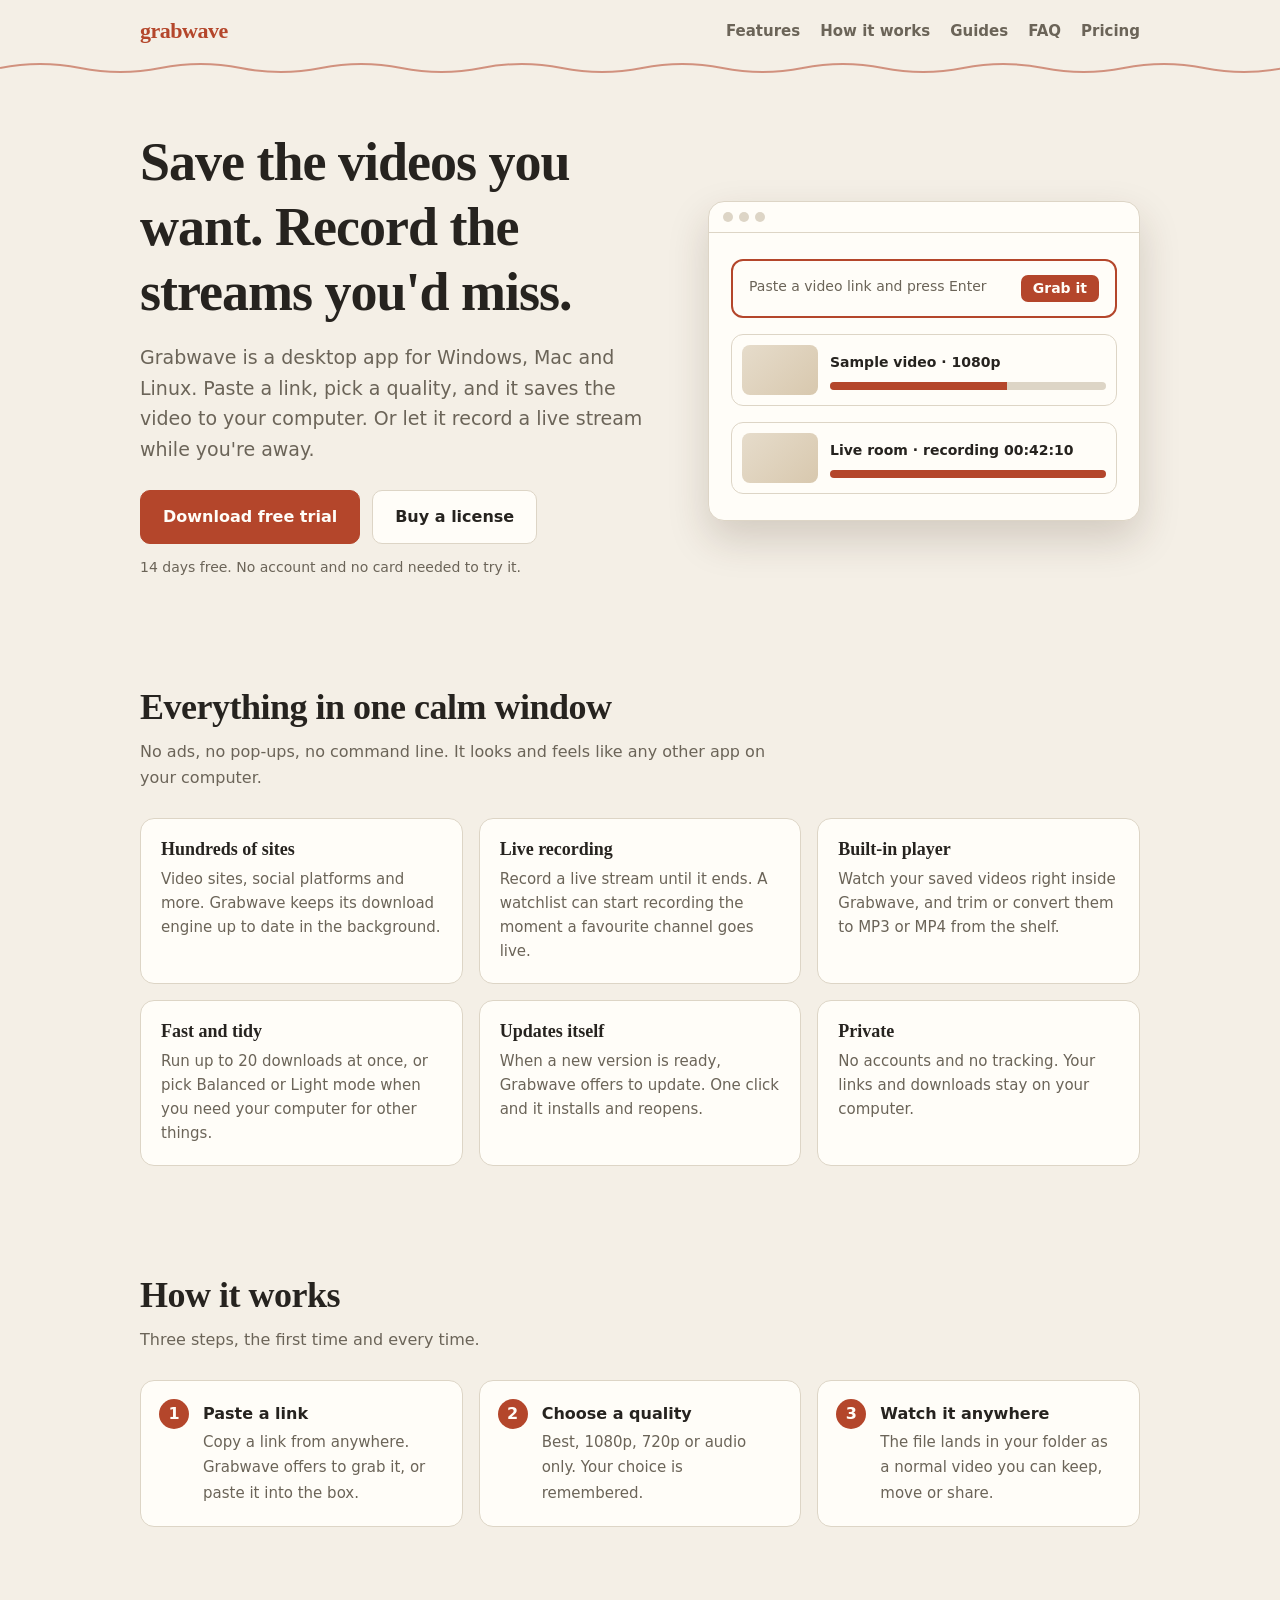
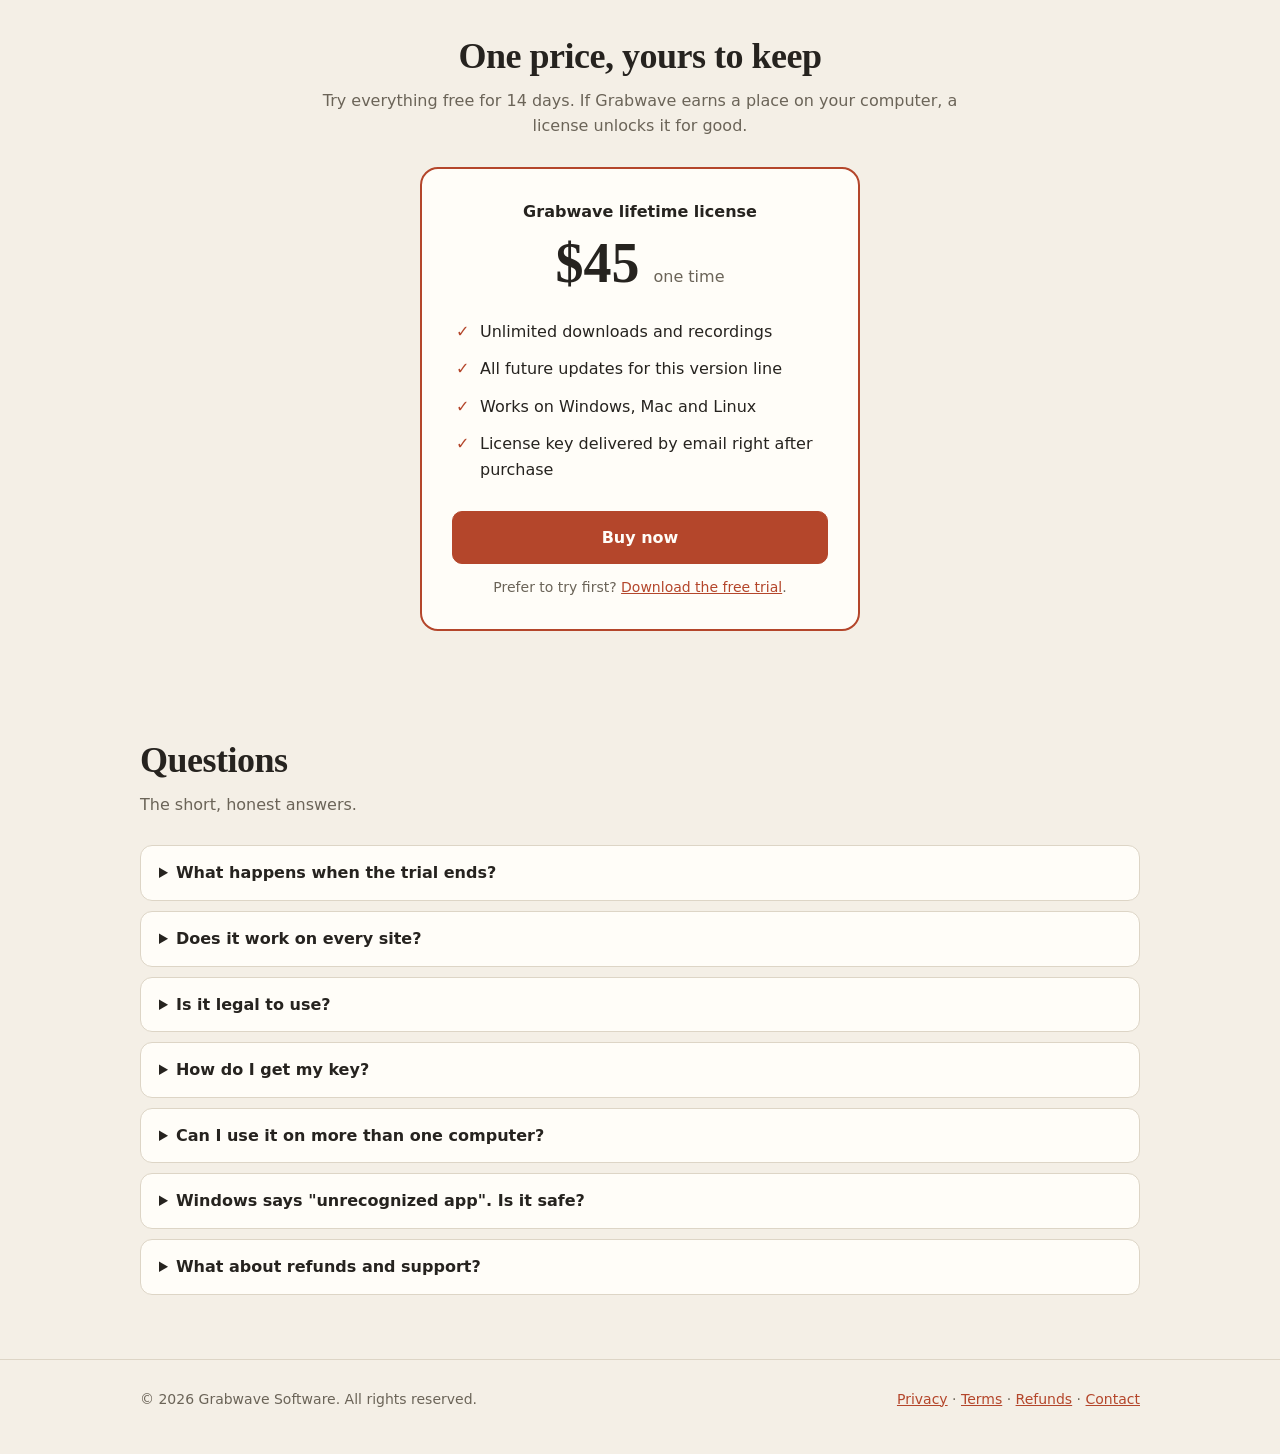
<file: docs/index.html>
<!doctype html>
<html lang="en">
<head>
<meta charset="utf-8">
<meta name="viewport" content="width=device-width, initial-scale=1">
<title>Grabwave: save videos and record live streams</title>
<meta name="description" content="Grabwave is a desktop app that saves videos and records live streams from hundreds of sites. 14-day free trial, one-time license.">
<link rel="icon" href="grabwave.png"><link rel="stylesheet" href="style.css">
</head>
<body>
<div class="wrap">
  <header>
    <a class="logo" href="#">grabwave</a>
    <nav><a href="#features">Features</a><a href="#how">How it works</a><a href="guides/index.html">Guides</a><a href="#faq">FAQ</a><a class="keep" href="#price">Pricing</a></nav>
  </header>
</div>
<svg class="wave" viewBox="0 0 1180 12" preserveAspectRatio="none" aria-hidden="true"><path d="M0 6 Q 37 -2 74 6 T 148 6 T 222 6 T 296 6 T 370 6 T 444 6 T 518 6 T 592 6 T 666 6 T 740 6 T 814 6 T 888 6 T 962 6 T 1036 6 T 1110 6 T 1184 6" fill="none" stroke="var(--acc)" stroke-width="2" opacity=".55"/></svg>

<main class="wrap">
  <div class="hero">
    <div>
      <h1>Save the videos you want. Record the streams you'd miss.</h1>
      <p class="lead">Grabwave is a desktop app for Windows, Mac and Linux. Paste a link, pick a quality, and it saves the video to your computer. Or let it record a live stream while you're away.</p>
      <div class="btns">
        <a class="btn primary" id="dl" href="download.html">Download free trial</a>
        <a class="btn" href="#price">Buy a license</a>
      </div>
      <p class="small">14 days free. No account and no card needed to try it.</p>
    </div>
    <div class="shot" aria-hidden="true">
      <div class="bar"><i></i><i></i><i></i></div>
      <div class="body">
        <div class="paste"><span>Paste a video link and press Enter</span><b>Grab it</b></div>
        <div class="card-row"><div class="thumb"></div><div style="flex:1"><b style="font-size:14px">Sample video · 1080p</b><div class="prog"><i></i></div></div></div>
        <div class="card-row"><div class="thumb"></div><div style="flex:1"><b style="font-size:14px">Live room · recording 00:42:10</b><div class="prog"><i style="width:100%"></i></div></div></div>
      </div>
    </div>
  </div>

  <section id="features">
    <h2>Everything in one calm window</h2>
    <p class="sub">No ads, no pop-ups, no command line. It looks and feels like any other app on your computer.</p>
    <div class="grid">
      <div class="feat"><h3>Hundreds of sites</h3><p>Video sites, social platforms and more. Grabwave keeps its download engine up to date in the background.</p></div>
      <div class="feat"><h3>Live recording</h3><p>Record a live stream until it ends. A watchlist can start recording the moment a favourite channel goes live.</p></div>
      <div class="feat"><h3>Built-in player</h3><p>Watch your saved videos right inside Grabwave, and trim or convert them to MP3 or MP4 from the shelf.</p></div>
      <div class="feat"><h3>Fast and tidy</h3><p>Run up to 20 downloads at once, or pick Balanced or Light mode when you need your computer for other things.</p></div>
      <div class="feat"><h3>Updates itself</h3><p>When a new version is ready, Grabwave offers to update. One click and it installs and reopens.</p></div>
      <div class="feat"><h3>Private</h3><p>No accounts and no tracking. Your links and downloads stay on your computer.</p></div>
    </div>
  </section>

  <section id="how">
    <h2>How it works</h2>
    <p class="sub">Three steps, the first time and every time.</p>
    <div class="steps">
      <div class="step"><b>Paste a link</b><span>Copy a link from anywhere. Grabwave offers to grab it, or paste it into the box.</span></div>
      <div class="step"><b>Choose a quality</b><span>Best, 1080p, 720p or audio only. Your choice is remembered.</span></div>
      <div class="step"><b>Watch it anywhere</b><span>The file lands in your folder as a normal video you can keep, move or share.</span></div>
    </div>
  </section>

  <section id="price" class="center">
    <h2>One price, yours to keep</h2>
    <p class="sub">Try everything free for 14 days. If Grabwave earns a place on your computer, a license unlocks it for good.</p>
    <div class="price-box">
      <b>Grabwave lifetime license</b>
      <div class="price">$45 <small>one time</small></div>
      <ul>
        <li>Unlimited downloads and recordings</li>
        <li>All future updates for this version line</li>
        <li>Works on Windows, Mac and Linux</li>
        <li>License key delivered by email right after purchase</li>
      </ul>
      <a class="btn primary" id="buy" style="width:100%" href="#buy-link">Buy now</a>
      <p class="note" style="margin:12px 0 0">Prefer to try first? <a href="https://github.com/unknownleaves/grabwave/releases/latest">Download the free trial</a>.</p>
    </div>
  </section>

  <section id="faq">
    <h2>Questions</h2>
    <p class="sub">The short, honest answers.</p>
    <details><summary>What happens when the trial ends?</summary><p>New downloads and recordings pause. Everything you already saved stays on your computer and keeps playing. Enter a license key and you're back in business.</p></details>
    <details><summary>Does it work on every site?</summary><p>Grabwave works with hundreds of sites, but not all of them. Some sites block automated downloads, and protected (DRM) video can't be saved. The engine is updated often, which fixes most breakages quickly.</p></details>
    <details><summary>Is it legal to use?</summary><p>That depends on what you save and where you live. Only save content you own, that is in the public domain, or that you have permission or a legal right to keep for yourself, and respect the terms of the sites you use.</p></details>
    <details><summary>How do I get my key?</summary><p>You receive it by email right after you pay. In Grabwave, open Help, choose Enter license key, and paste it in. Keys are checked on your computer, so no internet connection is needed to activate.</p></details>
    <details><summary>Can I use it on more than one computer?</summary><p>One license is for one person on their own computers. If you replace your computer, just enter your key again.</p></details>
    <details><summary>Windows says "unrecognized app". Is it safe?</summary><p>Windows shows that screen for new apps that haven't built up a download history yet. Click More info, then Run anyway. Only download Grabwave from this page or its official releases page.</p></details>
    <details><summary>What about refunds and support?</summary><p>If Grabwave doesn't work for you, write to us within 14 days of buying for a refund. Write to <a href="mailto:support@example.com">support@example.com</a> for help any time.</p></details>
  </section>
</main>

<footer>
  <div class="wrap row">
    <span>© 2026 Grabwave Software. All rights reserved.</span>
    <span><a href="privacy.html">Privacy</a> · <a href="terms.html">Terms</a> · <a href="refund.html">Refunds</a> · <a href="mailto:support@example.com">Contact</a></span>
  </div>
</footer>
<script>
/* Fill these two in when the shop is ready. */
var BUY_URL = "";            // your checkout page address
var DOWNLOAD_URL = "";       // leave empty to use the GitHub releases page
if (BUY_URL) document.getElementById("buy").href = BUY_URL;
else document.getElementById("buy").addEventListener("click", function(e){ e.preventDefault(); alert("Checkout opens soon. Download the free trial to try Grabwave now."); });
if (DOWNLOAD_URL) document.getElementById("dl").href = DOWNLOAD_URL;
</script>
</body>
</html>
</file>
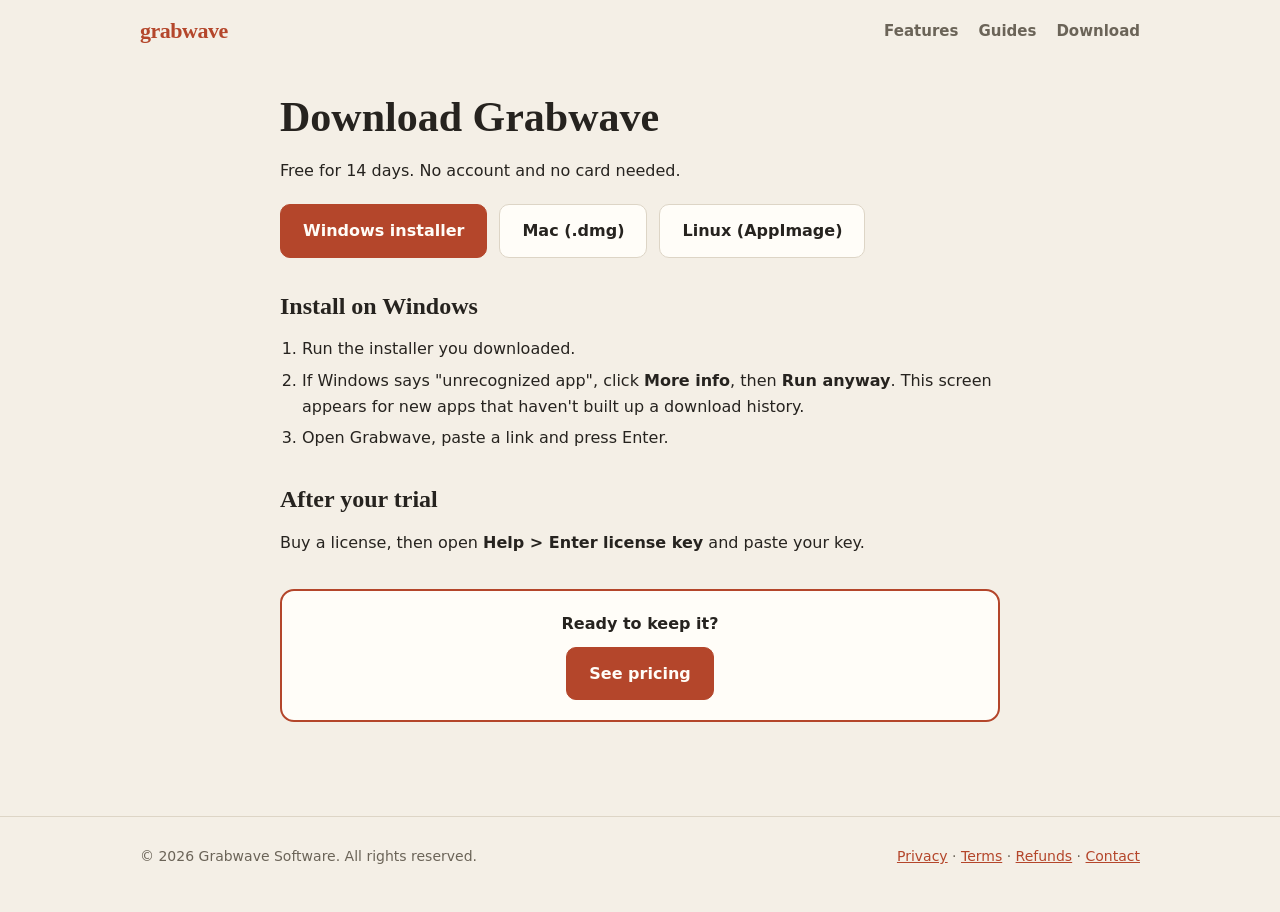
<file: docs/download.html>
<!doctype html><html lang="en"><head><meta charset="utf-8"><meta name="viewport" content="width=device-width, initial-scale=1">
<title>Download Grabwave | Grabwave</title><meta name="description" content="Download Grabwave for Windows, Mac and Linux. Free 14-day trial."><link rel="stylesheet" href="style.css"></head><body>
<div class="wrap"><header><a class="logo" href="index.html">grabwave</a><nav><a href="index.html#features">Features</a><a href="guides/index.html">Guides</a><a class="keep" href="download.html">Download</a></nav></header></div>
<main class="page"><h1>Download Grabwave</h1><p>Free for 14 days. No account and no card needed.</p>
<div class="btns" style="margin:20px 0"><a class="btn primary" href="https://github.com/unknownleaves/grabwave/releases/latest">Windows installer</a><a class="btn" href="https://github.com/unknownleaves/grabwave/releases/latest">Mac (.dmg)</a><a class="btn" href="https://github.com/unknownleaves/grabwave/releases/latest">Linux (AppImage)</a></div>
<h2>Install on Windows</h2><ol><li>Run the installer you downloaded.</li><li>If Windows says "unrecognized app", click <b>More info</b>, then <b>Run anyway</b>. This screen appears for new apps that haven't built up a download history.</li><li>Open Grabwave, paste a link and press Enter.</li></ol>
<h2>After your trial</h2><p>Buy a license, then open <b>Help &gt; Enter license key</b> and paste your key.</p>
<div class="cta"><b>Ready to keep it?</b><br><a class="btn primary" style="margin-top:10px" href="index.html#price">See pricing</a></div></main>
<footer><div class="wrap row"><span>© 2026 Grabwave Software. All rights reserved.</span><span><a href="privacy.html">Privacy</a> · <a href="terms.html">Terms</a> · <a href="refund.html">Refunds</a> · <a href="mailto:support@example.com">Contact</a></span></div></footer></body></html>
</file>
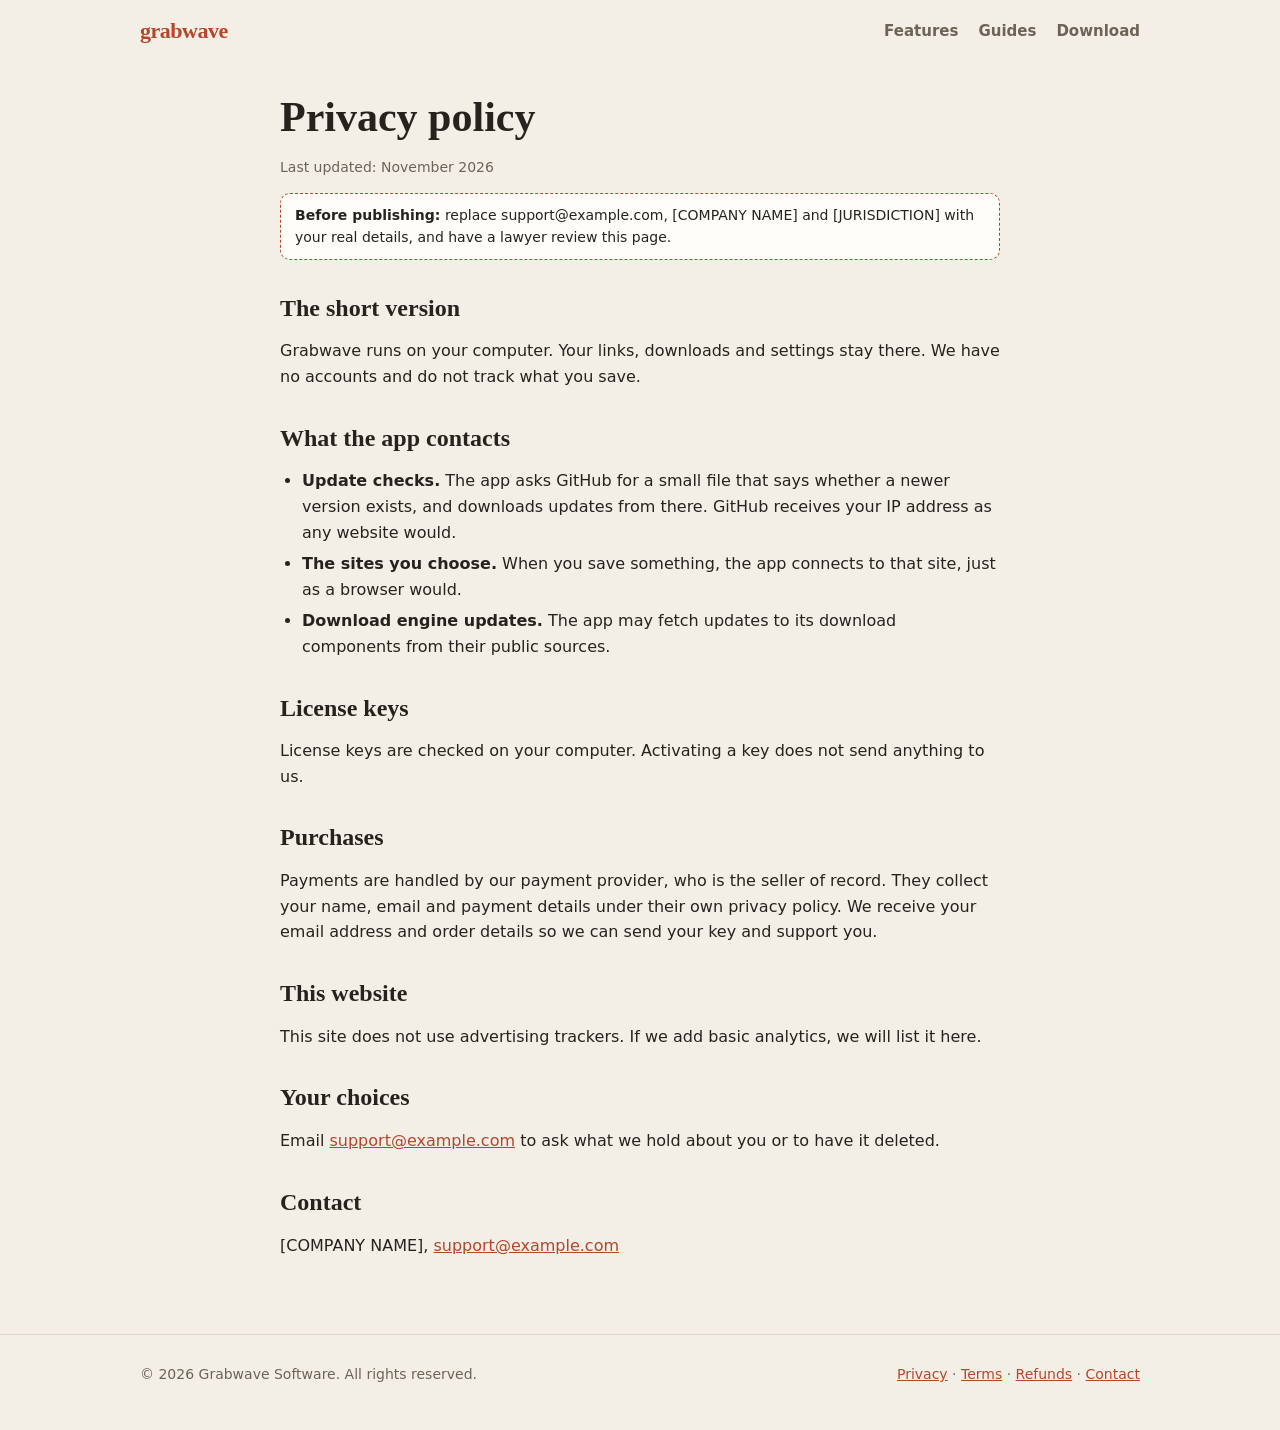
<file: docs/privacy.html>
<!doctype html><html lang="en"><head><meta charset="utf-8"><meta name="viewport" content="width=device-width, initial-scale=1">
<title>Privacy policy | Grabwave</title><meta name="description" content="What Grabwave does and does not collect."><link rel="stylesheet" href="style.css"></head><body>
<div class="wrap"><header><a class="logo" href="index.html">grabwave</a><nav><a href="index.html#features">Features</a><a href="guides/index.html">Guides</a><a class="keep" href="download.html">Download</a></nav></header></div>
<main class="page"><h1>Privacy policy</h1><p class="meta">Last updated: November 2026</p><p class="todo"><b>Before publishing:</b> replace support@example.com, [COMPANY NAME] and [JURISDICTION] with your real details, and have a lawyer review this page.</p>
<h2>The short version</h2><p>Grabwave runs on your computer. Your links, downloads and settings stay there. We have no accounts and do not track what you save.</p>
<h2>What the app contacts</h2><ul><li><b>Update checks.</b> The app asks GitHub for a small file that says whether a newer version exists, and downloads updates from there. GitHub receives your IP address as any website would.</li><li><b>The sites you choose.</b> When you save something, the app connects to that site, just as a browser would.</li><li><b>Download engine updates.</b> The app may fetch updates to its download components from their public sources.</li></ul>
<h2>License keys</h2><p>License keys are checked on your computer. Activating a key does not send anything to us.</p>
<h2>Purchases</h2><p>Payments are handled by our payment provider, who is the seller of record. They collect your name, email and payment details under their own privacy policy. We receive your email address and order details so we can send your key and support you.</p>
<h2>This website</h2><p>This site does not use advertising trackers. If we add basic analytics, we will list it here.</p>
<h2>Your choices</h2><p>Email <a href="mailto:support@example.com">support@example.com</a> to ask what we hold about you or to have it deleted.</p>
<h2>Contact</h2><p>[COMPANY NAME], <a href="mailto:support@example.com">support@example.com</a></p></main>
<footer><div class="wrap row"><span>© 2026 Grabwave Software. All rights reserved.</span><span><a href="privacy.html">Privacy</a> · <a href="terms.html">Terms</a> · <a href="refund.html">Refunds</a> · <a href="mailto:support@example.com">Contact</a></span></div></footer></body></html>
</file>
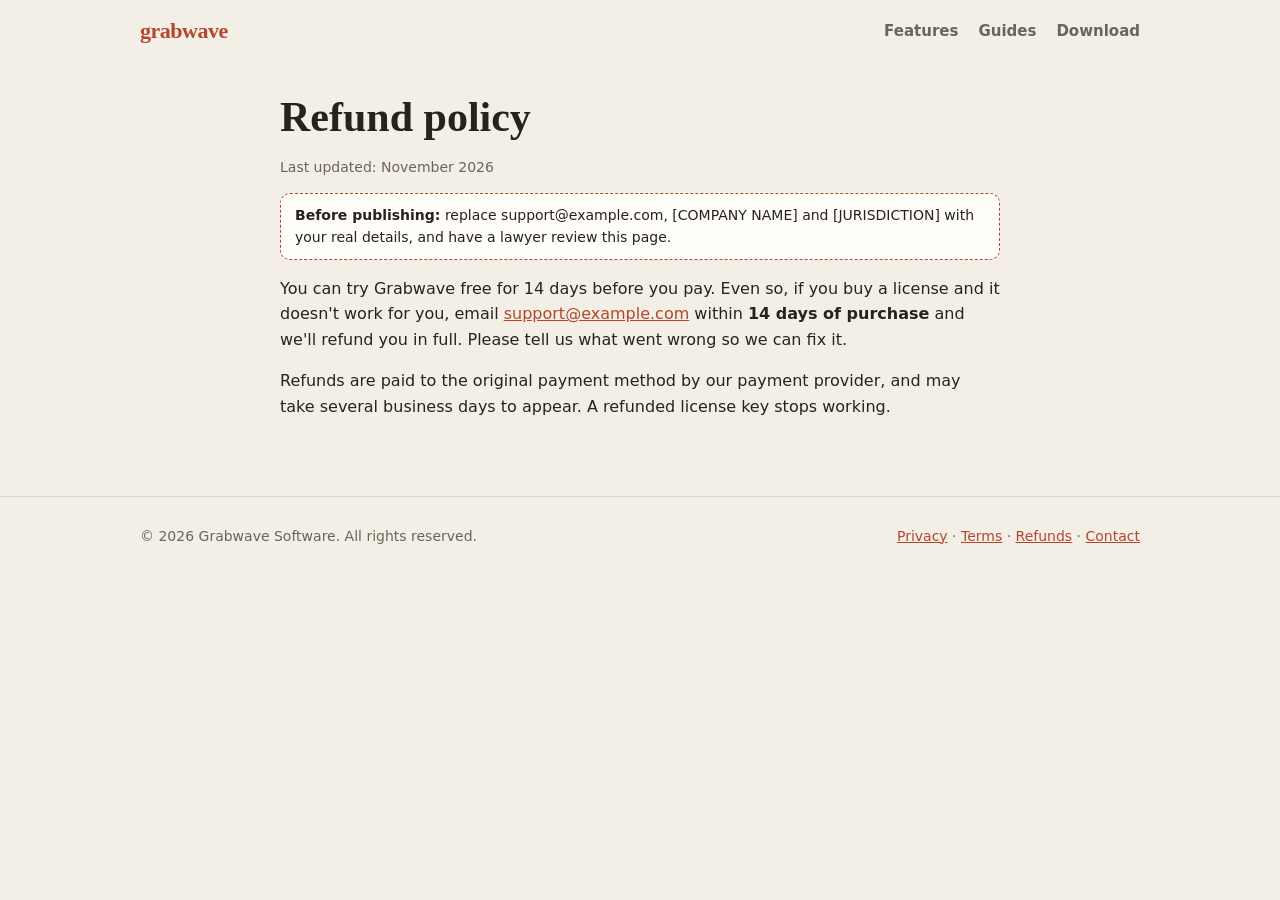
<file: docs/refund.html>
<!doctype html><html lang="en"><head><meta charset="utf-8"><meta name="viewport" content="width=device-width, initial-scale=1">
<title>Refund policy | Grabwave</title><meta name="description" content="14-day refund policy."><link rel="stylesheet" href="style.css"></head><body>
<div class="wrap"><header><a class="logo" href="index.html">grabwave</a><nav><a href="index.html#features">Features</a><a href="guides/index.html">Guides</a><a class="keep" href="download.html">Download</a></nav></header></div>
<main class="page"><h1>Refund policy</h1><p class="meta">Last updated: November 2026</p><p class="todo"><b>Before publishing:</b> replace support@example.com, [COMPANY NAME] and [JURISDICTION] with your real details, and have a lawyer review this page.</p>
<p>You can try Grabwave free for 14 days before you pay. Even so, if you buy a license and it doesn't work for you, email <a href="mailto:support@example.com">support@example.com</a> within <b>14 days of purchase</b> and we'll refund you in full. Please tell us what went wrong so we can fix it.</p>
<p>Refunds are paid to the original payment method by our payment provider, and may take several business days to appear. A refunded license key stops working.</p></main>
<footer><div class="wrap row"><span>© 2026 Grabwave Software. All rights reserved.</span><span><a href="privacy.html">Privacy</a> · <a href="terms.html">Terms</a> · <a href="refund.html">Refunds</a> · <a href="mailto:support@example.com">Contact</a></span></div></footer></body></html>
</file>
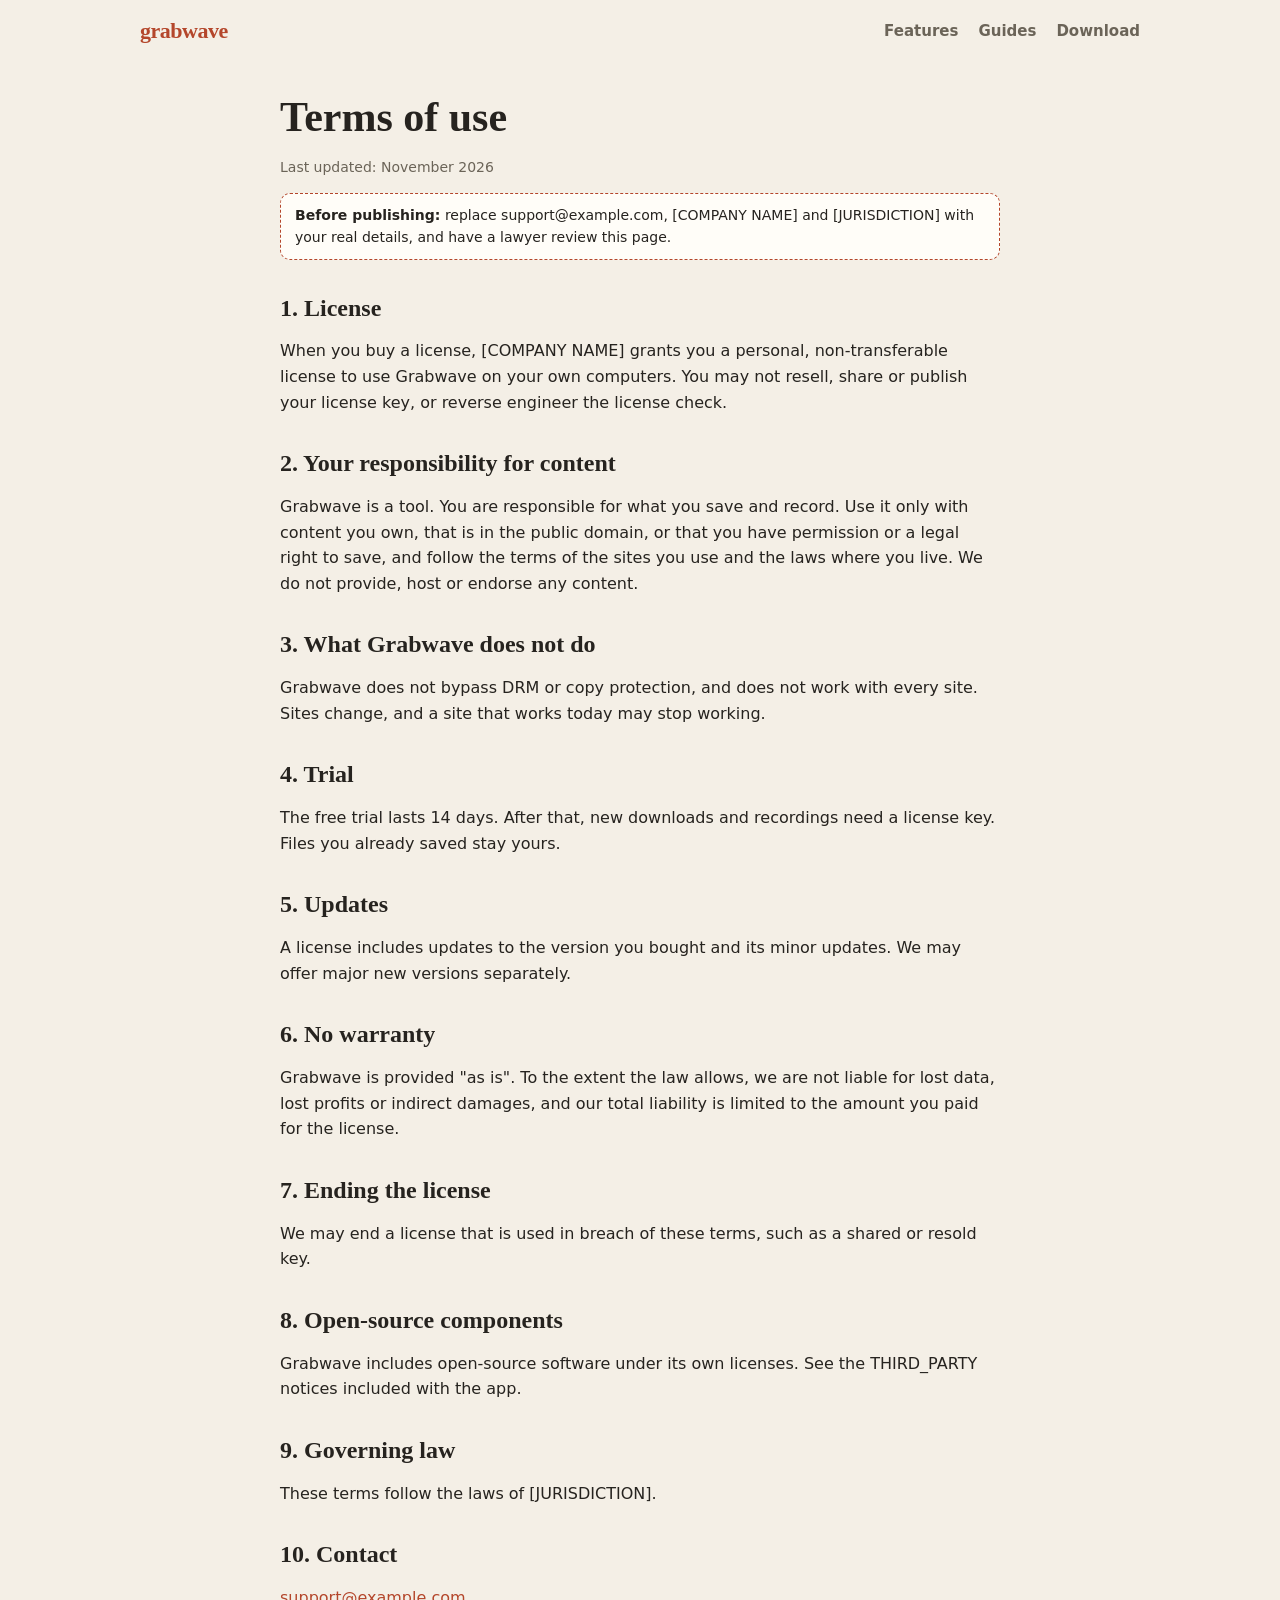
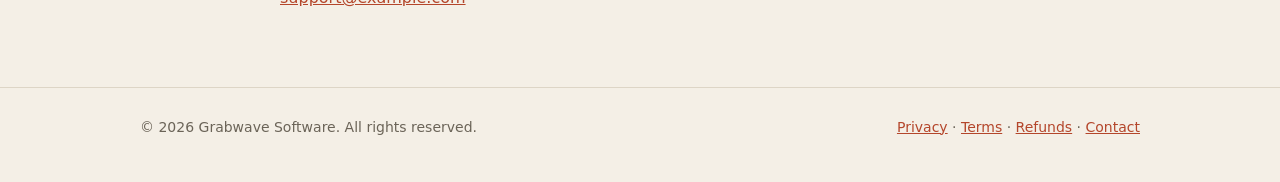
<file: docs/terms.html>
<!doctype html><html lang="en"><head><meta charset="utf-8"><meta name="viewport" content="width=device-width, initial-scale=1">
<title>Terms of use | Grabwave</title><meta name="description" content="Terms for using Grabwave."><link rel="stylesheet" href="style.css"></head><body>
<div class="wrap"><header><a class="logo" href="index.html">grabwave</a><nav><a href="index.html#features">Features</a><a href="guides/index.html">Guides</a><a class="keep" href="download.html">Download</a></nav></header></div>
<main class="page"><h1>Terms of use</h1><p class="meta">Last updated: November 2026</p><p class="todo"><b>Before publishing:</b> replace support@example.com, [COMPANY NAME] and [JURISDICTION] with your real details, and have a lawyer review this page.</p>
<h2>1. License</h2><p>When you buy a license, [COMPANY NAME] grants you a personal, non-transferable license to use Grabwave on your own computers. You may not resell, share or publish your license key, or reverse engineer the license check.</p>
<h2>2. Your responsibility for content</h2><p>Grabwave is a tool. You are responsible for what you save and record. Use it only with content you own, that is in the public domain, or that you have permission or a legal right to save, and follow the terms of the sites you use and the laws where you live. We do not provide, host or endorse any content.</p>
<h2>3. What Grabwave does not do</h2><p>Grabwave does not bypass DRM or copy protection, and does not work with every site. Sites change, and a site that works today may stop working.</p>
<h2>4. Trial</h2><p>The free trial lasts 14 days. After that, new downloads and recordings need a license key. Files you already saved stay yours.</p>
<h2>5. Updates</h2><p>A license includes updates to the version you bought and its minor updates. We may offer major new versions separately.</p>
<h2>6. No warranty</h2><p>Grabwave is provided "as is". To the extent the law allows, we are not liable for lost data, lost profits or indirect damages, and our total liability is limited to the amount you paid for the license.</p>
<h2>7. Ending the license</h2><p>We may end a license that is used in breach of these terms, such as a shared or resold key.</p>
<h2>8. Open-source components</h2><p>Grabwave includes open-source software under its own licenses. See the THIRD_PARTY notices included with the app.</p>
<h2>9. Governing law</h2><p>These terms follow the laws of [JURISDICTION].</p><h2>10. Contact</h2><p><a href="mailto:support@example.com">support@example.com</a></p></main>
<footer><div class="wrap row"><span>© 2026 Grabwave Software. All rights reserved.</span><span><a href="privacy.html">Privacy</a> · <a href="terms.html">Terms</a> · <a href="refund.html">Refunds</a> · <a href="mailto:support@example.com">Contact</a></span></div></footer></body></html>
</file>
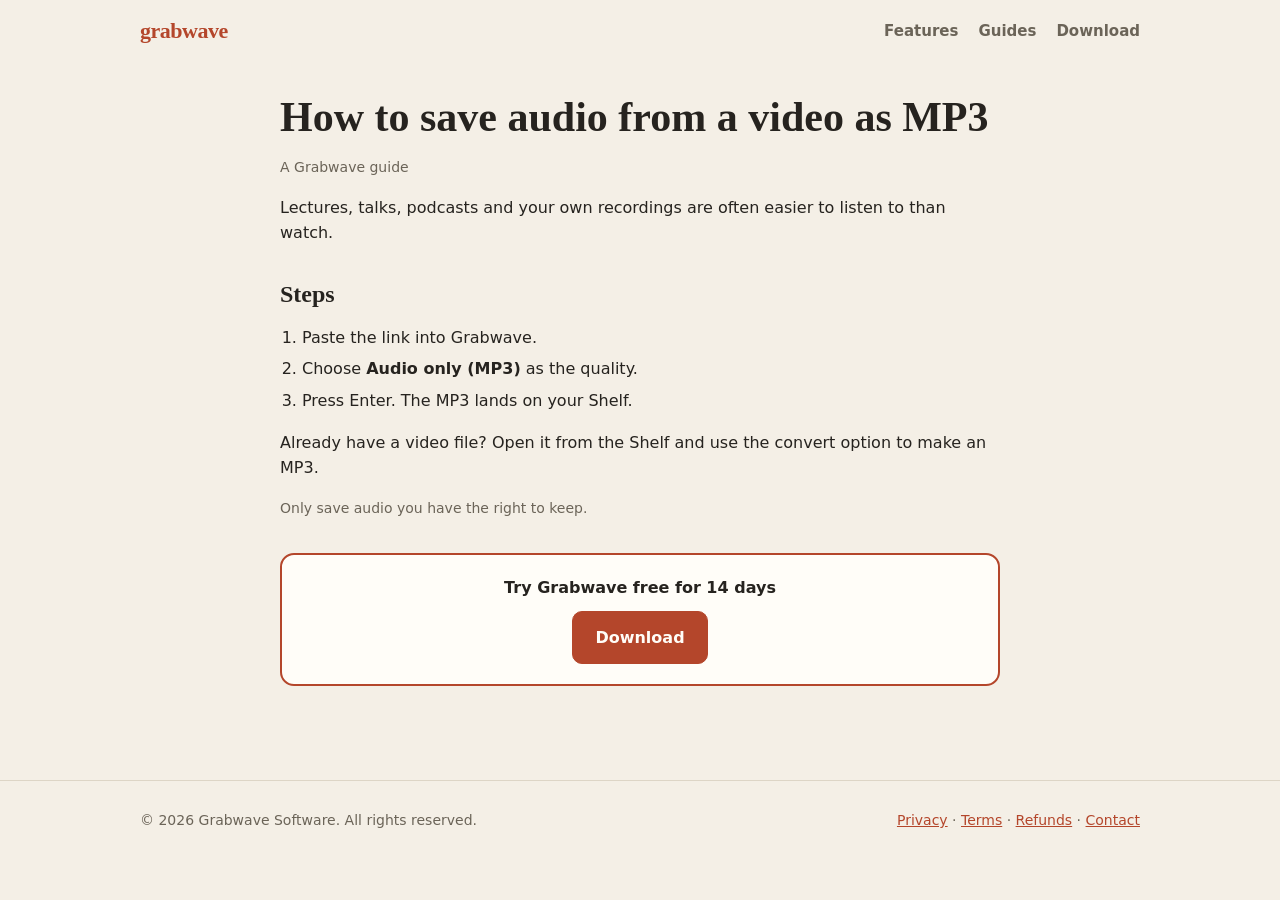
<file: docs/guides/download-audio-mp3.html>
<!doctype html><html lang="en"><head><meta charset="utf-8"><meta name="viewport" content="width=device-width, initial-scale=1">
<title>How to save audio from a video as MP3 | Grabwave</title><meta name="description" content="Extract the audio from a video you are allowed to keep."><link rel="stylesheet" href="../style.css"></head><body>
<div class="wrap"><header><a class="logo" href="../index.html">grabwave</a><nav><a href="../index.html#features">Features</a><a href="../guides/index.html">Guides</a><a class="keep" href="../download.html">Download</a></nav></header></div>
<main class="page"><h1>How to save audio from a video as MP3</h1><p class="meta">A Grabwave guide</p><p>Lectures, talks, podcasts and your own recordings are often easier to listen to than watch.</p>
<h2>Steps</h2><ol><li>Paste the link into Grabwave.</li><li>Choose <b>Audio only (MP3)</b> as the quality.</li><li>Press Enter. The MP3 lands on your Shelf.</li></ol>
<p>Already have a video file? Open it from the Shelf and use the convert option to make an MP3.</p><p class="meta">Only save audio you have the right to keep.</p><div class="cta"><b>Try Grabwave free for 14 days</b><br><a class="btn primary" style="margin-top:10px" href="../download.html">Download</a></div></main>
<footer><div class="wrap row"><span>© 2026 Grabwave Software. All rights reserved.</span><span><a href="../privacy.html">Privacy</a> · <a href="../terms.html">Terms</a> · <a href="../refund.html">Refunds</a> · <a href="mailto:support@example.com">Contact</a></span></div></footer></body></html>
</file>
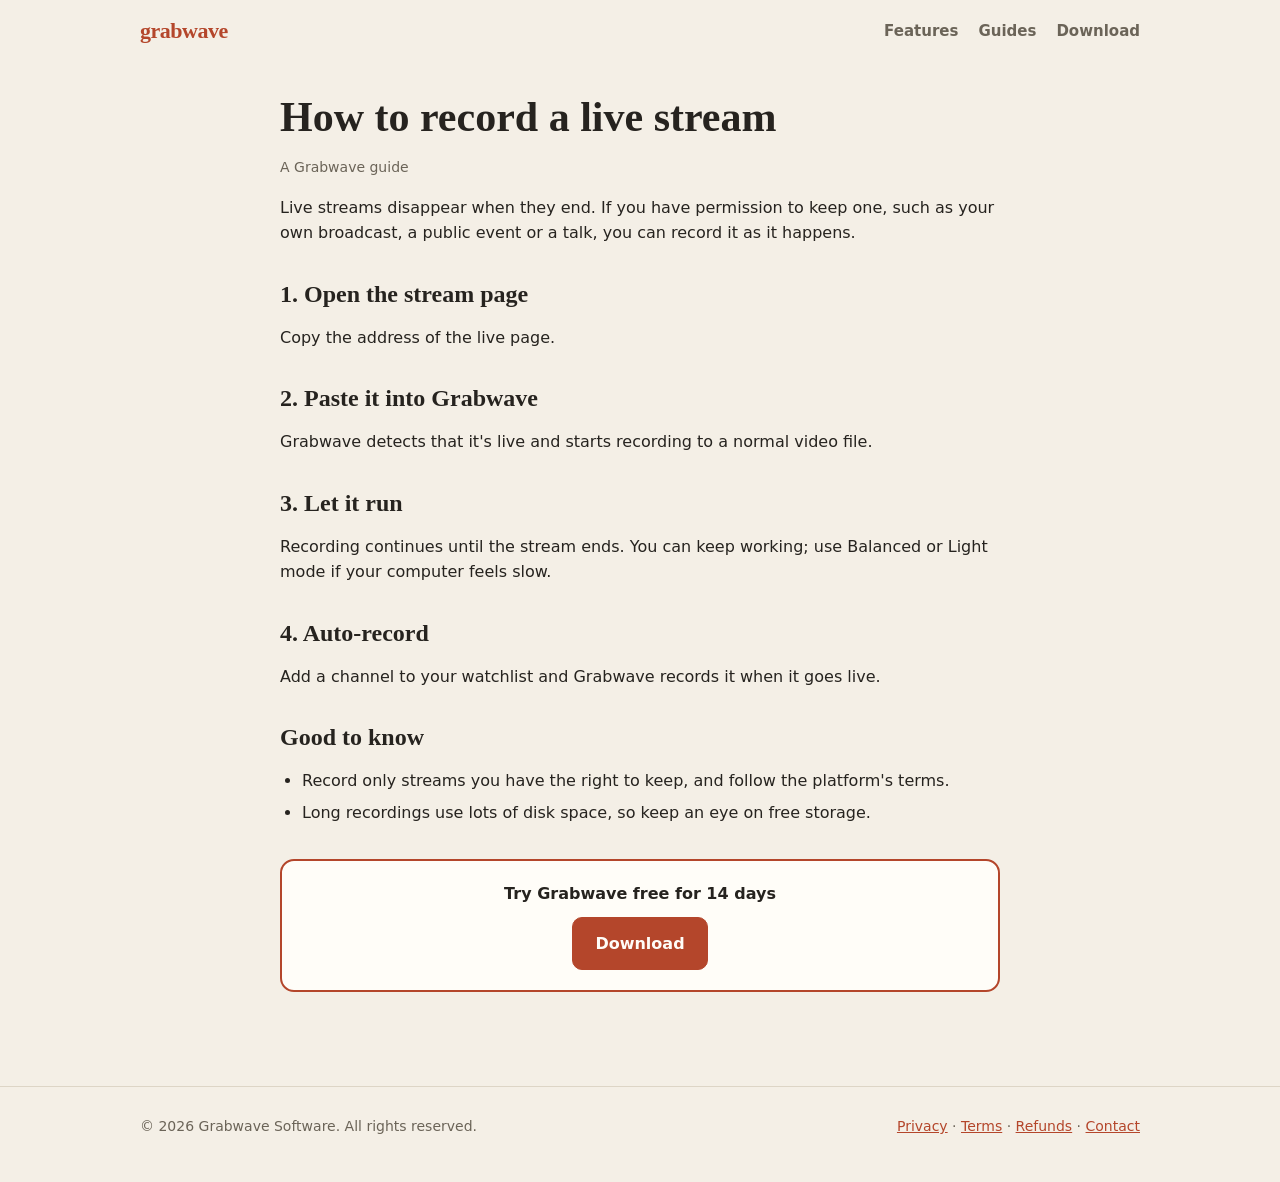
<file: docs/guides/record-live-stream.html>
<!doctype html><html lang="en"><head><meta charset="utf-8"><meta name="viewport" content="width=device-width, initial-scale=1">
<title>How to record a live stream | Grabwave</title><meta name="description" content="Record a live stream you are allowed to keep, even when you are away."><link rel="stylesheet" href="../style.css"></head><body>
<div class="wrap"><header><a class="logo" href="../index.html">grabwave</a><nav><a href="../index.html#features">Features</a><a href="../guides/index.html">Guides</a><a class="keep" href="../download.html">Download</a></nav></header></div>
<main class="page"><h1>How to record a live stream</h1><p class="meta">A Grabwave guide</p><p>Live streams disappear when they end. If you have permission to keep one, such as your own broadcast, a public event or a talk, you can record it as it happens.</p>
<h2>1. Open the stream page</h2><p>Copy the address of the live page.</p>
<h2>2. Paste it into Grabwave</h2><p>Grabwave detects that it's live and starts recording to a normal video file.</p>
<h2>3. Let it run</h2><p>Recording continues until the stream ends. You can keep working; use Balanced or Light mode if your computer feels slow.</p>
<h2>4. Auto-record</h2><p>Add a channel to your watchlist and Grabwave records it when it goes live.</p>
<h2>Good to know</h2><ul><li>Record only streams you have the right to keep, and follow the platform's terms.</li><li>Long recordings use lots of disk space, so keep an eye on free storage.</li></ul><div class="cta"><b>Try Grabwave free for 14 days</b><br><a class="btn primary" style="margin-top:10px" href="../download.html">Download</a></div></main>
<footer><div class="wrap row"><span>© 2026 Grabwave Software. All rights reserved.</span><span><a href="../privacy.html">Privacy</a> · <a href="../terms.html">Terms</a> · <a href="../refund.html">Refunds</a> · <a href="mailto:support@example.com">Contact</a></span></div></footer></body></html>
</file>
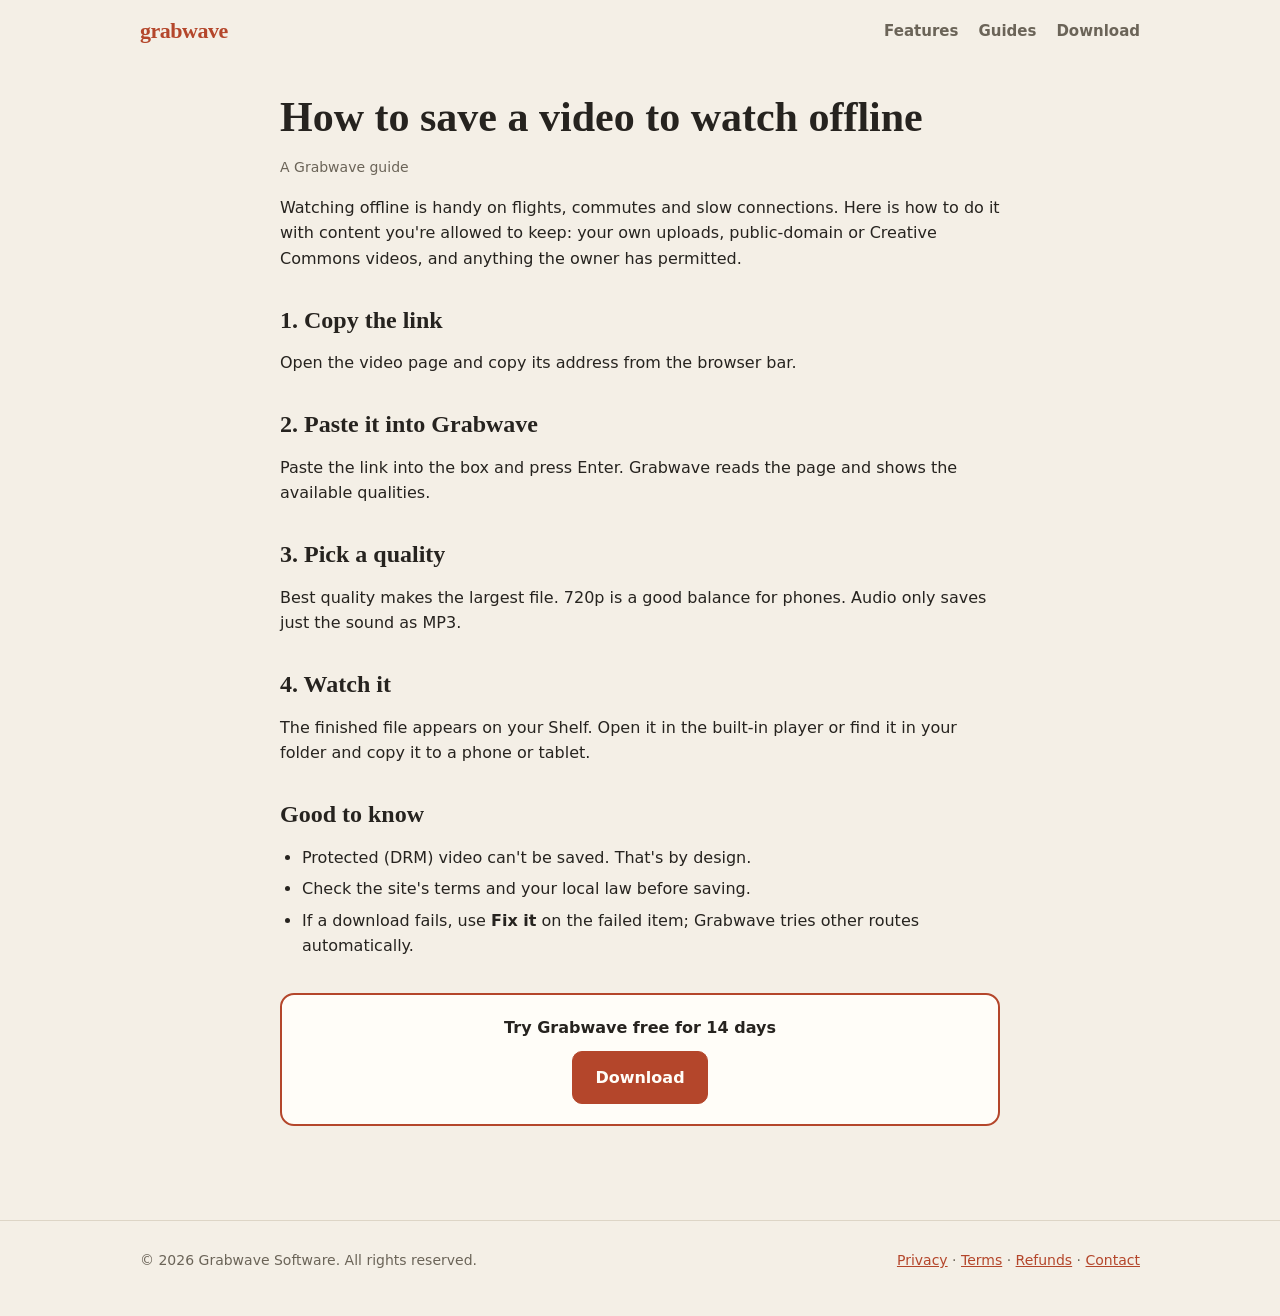
<file: docs/guides/save-video-offline.html>
<!doctype html><html lang="en"><head><meta charset="utf-8"><meta name="viewport" content="width=device-width, initial-scale=1">
<title>How to save a video to watch offline | Grabwave</title><meta name="description" content="Save videos you have the right to keep and watch them without internet."><link rel="stylesheet" href="../style.css"></head><body>
<div class="wrap"><header><a class="logo" href="../index.html">grabwave</a><nav><a href="../index.html#features">Features</a><a href="../guides/index.html">Guides</a><a class="keep" href="../download.html">Download</a></nav></header></div>
<main class="page"><h1>How to save a video to watch offline</h1><p class="meta">A Grabwave guide</p><p>Watching offline is handy on flights, commutes and slow connections. Here is how to do it with content you're allowed to keep: your own uploads, public-domain or Creative Commons videos, and anything the owner has permitted.</p>
<h2>1. Copy the link</h2><p>Open the video page and copy its address from the browser bar.</p>
<h2>2. Paste it into Grabwave</h2><p>Paste the link into the box and press Enter. Grabwave reads the page and shows the available qualities.</p>
<h2>3. Pick a quality</h2><p>Best quality makes the largest file. 720p is a good balance for phones. Audio only saves just the sound as MP3.</p>
<h2>4. Watch it</h2><p>The finished file appears on your Shelf. Open it in the built-in player or find it in your folder and copy it to a phone or tablet.</p>
<h2>Good to know</h2><ul><li>Protected (DRM) video can't be saved. That's by design.</li><li>Check the site's terms and your local law before saving.</li><li>If a download fails, use <b>Fix it</b> on the failed item; Grabwave tries other routes automatically.</li></ul><div class="cta"><b>Try Grabwave free for 14 days</b><br><a class="btn primary" style="margin-top:10px" href="../download.html">Download</a></div></main>
<footer><div class="wrap row"><span>© 2026 Grabwave Software. All rights reserved.</span><span><a href="../privacy.html">Privacy</a> · <a href="../terms.html">Terms</a> · <a href="../refund.html">Refunds</a> · <a href="mailto:support@example.com">Contact</a></span></div></footer></body></html>
</file>
<file: docs/style.css>
:root{--paper:#f4efe6;--card:#fffdf8;--line:#ddd5c6;--ink:#26231f;--muted:#6b6458;--acc:#b4462b;--acc-ink:#fffdf8}
@media (prefers-color-scheme:dark){:root{--paper:#1f1c18;--card:#27231f;--line:#3a352d;--ink:#f1ebe0;--muted:#b3a995;--acc:#e0704f;--acc-ink:#1f1c18}}
*{box-sizing:border-box}
html{scroll-behavior:smooth}
body{margin:0;background:var(--paper);color:var(--ink);font:16px/1.6 system-ui,-apple-system,"Segoe UI",Roboto,sans-serif}
a{color:var(--acc)}
.wrap{max-width:1040px;margin:0 auto;padding:0 20px}
h1,h2,h3{font-family:Georgia,"Times New Roman",serif;line-height:1.2;margin:0}
header{display:flex;align-items:center;justify-content:space-between;padding:18px 0}
.logo{font:700 22px Georgia,serif;color:var(--acc);letter-spacing:-.5px;text-decoration:none}
nav a{color:var(--muted);text-decoration:none;margin-left:20px;font-weight:600;font-size:15px}
nav a:hover{color:var(--ink)}
.wave{height:12px;width:100%;display:block}
.hero{display:grid;grid-template-columns:1.1fr .9fr;gap:40px;align-items:center;padding:56px 0 40px}
.hero h1{font-size:clamp(34px,5.2vw,54px);letter-spacing:-1px}
.hero p.lead{font-size:19px;color:var(--muted);margin:18px 0 26px;max-width:34em}
.btns{display:flex;flex-wrap:wrap;gap:12px}
.btn{display:inline-block;padding:13px 22px;border-radius:10px;font-weight:700;text-decoration:none;border:1px solid var(--line);background:var(--card);color:var(--ink)}
.btn.primary{background:var(--acc);border-color:var(--acc);color:var(--acc-ink)}
.btn:hover{filter:brightness(1.05)}
.small{font-size:14px;color:var(--muted);margin-top:12px}
.shot{background:var(--card);border:1px solid var(--line);border-radius:16px;box-shadow:0 18px 40px rgba(60,40,20,.18);overflow:hidden}
.shot .bar{display:flex;gap:6px;padding:10px 14px;border-bottom:1px solid var(--line)}
.shot .bar i{width:10px;height:10px;border-radius:5px;background:var(--line)}
.shot .body{padding:26px 22px}
.paste{border:2px solid var(--acc);border-radius:12px;padding:14px 16px;color:var(--muted);display:flex;justify-content:space-between;gap:10px;font-size:14px}
.paste b{background:var(--acc);color:var(--acc-ink);padding:2px 12px;border-radius:7px;font-weight:600}
.card-row{display:flex;gap:12px;margin-top:16px;align-items:center;border:1px solid var(--line);border-radius:12px;padding:10px}
.thumb{width:76px;height:50px;border-radius:8px;background:linear-gradient(135deg,#e6dccb,#d8c8ae)}
.prog{height:8px;border-radius:4px;background:var(--line);margin-top:8px;overflow:hidden}.prog i{display:block;height:8px;width:64%;background:var(--acc)}
section{padding:54px 0}
section h2{font-size:clamp(26px,3.6vw,36px);margin-bottom:10px;letter-spacing:-.5px}
.sub{color:var(--muted);max-width:40em;margin:0 0 28px}
.grid{display:grid;grid-template-columns:repeat(3,1fr);gap:16px}
.feat{background:var(--card);border:1px solid var(--line);border-radius:14px;padding:20px}
.feat h3{font-size:18px;margin-bottom:6px}.feat p{margin:0;color:var(--muted);font-size:15px}
.steps{counter-reset:s;display:grid;grid-template-columns:repeat(3,1fr);gap:16px}
.step{position:relative;padding:20px 20px 20px 62px;background:var(--card);border:1px solid var(--line);border-radius:14px}
.step:before{counter-increment:s;content:counter(s);position:absolute;left:18px;top:18px;width:30px;height:30px;border-radius:15px;background:var(--acc);color:var(--acc-ink);font-weight:700;display:grid;place-items:center}
.step b{display:block;margin-bottom:2px}.step span{color:var(--muted);font-size:15px}
.price-box{max-width:440px;margin:0 auto;background:var(--card);border:2px solid var(--acc);border-radius:18px;padding:30px;text-align:center}
.price{font:700 56px Georgia,serif;margin:6px 0}.price small{font:500 16px system-ui;color:var(--muted)}
.price-box ul{list-style:none;padding:0;margin:18px 0 22px;text-align:left}
.price-box li{padding:6px 0 6px 28px;position:relative}
.price-box li:before{content:"✓";position:absolute;left:4px;color:var(--acc);font-weight:700}
.center{text-align:center}.center .sub{margin-left:auto;margin-right:auto}
details{background:var(--card);border:1px solid var(--line);border-radius:12px;padding:14px 18px;margin-bottom:10px}
summary{cursor:pointer;font-weight:700}details p{margin:10px 0 0;color:var(--muted)}
footer{border-top:1px solid var(--line);padding:28px 0 44px;color:var(--muted);font-size:14px}
footer .row{display:flex;flex-wrap:wrap;gap:12px 28px;justify-content:space-between}
.note{font-size:14px;color:var(--muted)}
@media (max-width:820px){.hero{grid-template-columns:1fr;padding-top:32px}.grid,.steps{grid-template-columns:1fr}nav a:not(.keep){display:none}}

.page{max-width:760px;margin:0 auto;padding:30px 20px 60px}
.page h1{font-size:clamp(30px,4.5vw,42px);margin-bottom:8px}
.page h2{font-size:24px;margin:34px 0 8px}
.page p,.page li{color:var(--ink)}.page .meta{color:var(--muted);font-size:14px}
.page ul,.page ol{padding-left:22px}.page li{margin:6px 0}
.todo{background:var(--card);border:1px dashed var(--acc);border-radius:10px;padding:10px 14px;font-size:14px;color:var(--muted)}
.cta{background:var(--card);border:2px solid var(--acc);border-radius:14px;padding:20px;margin:34px 0;text-align:center}
</file>
